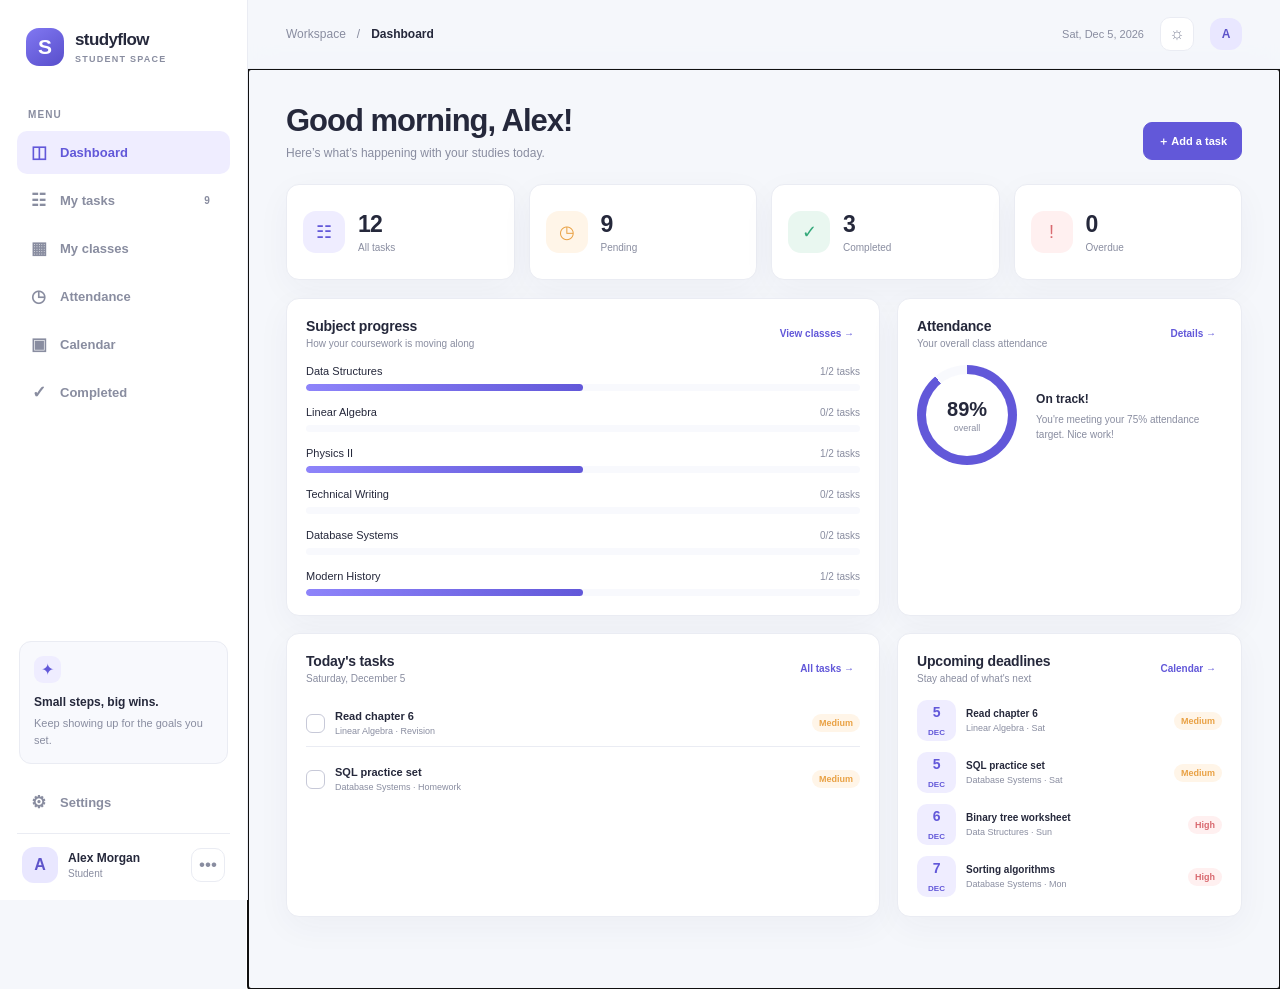
<file: studentTask/index.html>
<!doctype html>
<html lang="en">
<head>
  <meta charset="utf-8">
  <meta name="viewport" content="width=device-width, initial-scale=1">
  <meta name="theme-color" content="#f4f6fb">
  <title>StudyFlow — Student Task Manager</title>
  <link rel="stylesheet" href="style.css">
  <script src="script.js" defer></script>
</head>
<body>
  <div class="app-shell">
    <aside class="sidebar" id="sidebar" aria-label="Main navigation">
      <a class="brand" href="#dashboard" data-view="dashboard" aria-label="StudyFlow dashboard">
        <span class="brand-mark" aria-hidden="true">S</span><span class="brand-copy"><strong>studyflow</strong><small>STUDENT SPACE</small></span>
      </a>
      <div class="nav-label">MENU</div>
      <nav class="primary-nav">
        <button class="nav-item active" data-view="dashboard"><span aria-hidden="true">◫</span>Dashboard</button>
        <button class="nav-item" data-view="tasks"><span aria-hidden="true">☷</span>My tasks<span class="nav-count" id="nav-task-count">0</span></button>
        <button class="nav-item" data-view="classes"><span aria-hidden="true">▦</span>My classes</button>
        <button class="nav-item" data-view="attendance"><span aria-hidden="true">◷</span>Attendance</button>
        <button class="nav-item" data-view="calendar"><span aria-hidden="true">▣</span>Calendar</button>
        <button class="nav-item" data-view="completed"><span aria-hidden="true">✓</span>Completed</button>
      </nav>
      <div class="sidebar-bottom">
        <div class="sidebar-note"><span class="note-icon" aria-hidden="true">✦</span><strong>Small steps, big wins.</strong><p>Keep showing up for the goals you set.</p></div>
        <button class="nav-item" data-view="settings"><span aria-hidden="true">⚙</span>Settings</button>
        <div class="user-mini"><div class="avatar" id="sidebar-avatar">A</div><div class="user-mini-copy"><strong id="sidebar-name">Alex Morgan</strong><small>Student</small></div><button class="icon-button" data-view="settings" aria-label="Open settings">•••</button></div>
      </div>
    </aside>
    <div class="sidebar-scrim" id="sidebar-scrim"></div>
    <main class="main-area">
      <header class="topbar">
        <button class="icon-button menu-toggle" id="menu-toggle" aria-label="Toggle navigation" aria-expanded="false">☰</button>
        <div class="breadcrumb"><span>Workspace</span><span aria-hidden="true">/</span><strong id="breadcrumb-current">Dashboard</strong></div>
        <div class="topbar-actions"><span class="today-label" id="today-label"></span><button class="theme-toggle" id="theme-toggle" aria-label="Toggle light and dark theme"><span aria-hidden="true">☼</span></button><button class="avatar top-avatar" id="top-avatar" data-view="settings" aria-label="Open profile settings">A</button></div>
      </header>
      <div class="page-content" id="page-content" tabindex="-1"></div>
    </main>
  </div>
  <div class="toast" id="toast" role="status" aria-live="polite"></div>
  <dialog class="modal" id="task-modal" aria-labelledby="task-modal-title">
    <form id="task-form" class="modal-form">
      <div class="modal-heading"><div><p class="eyebrow">YOUR WORK</p><h2 id="task-modal-title">Add a task</h2></div><button type="button" class="icon-button" data-close-modal aria-label="Close">×</button></div>
      <input type="hidden" name="id">
      <label>Task title<input name="title" maxlength="100" required placeholder="e.g. Finish research paper"></label>
      <label>Description<textarea name="description" maxlength="500" rows="3" placeholder="Add a few details..."></textarea></label>
      <div class="form-grid">
        <label>Subject<select name="subjectId" required></select></label>
        <label>Due date<input name="dueDate" type="date" required></label>
        <label>Priority<select name="priority"><option>Medium</option><option>High</option><option>Low</option></select></label>
        <label>Work type<select name="workType"><option>Assignment</option><option>Homework</option><option>Lab</option><option>Project</option><option>Quiz</option><option>Revision</option><option>Other</option></select></label>
      </div>
      <div class="modal-actions"><button type="button" class="button button-quiet" data-close-modal>Cancel</button><button class="button button-primary" type="submit">Save task</button></div>
    </form>
  </dialog>
  <dialog class="modal" id="subject-modal" aria-labelledby="subject-modal-title">
    <form id="subject-form" class="modal-form">
      <div class="modal-heading"><div><p class="eyebrow">YOUR CLASSES</p><h2 id="subject-modal-title">Add a subject</h2></div><button type="button" class="icon-button" data-close-modal aria-label="Close">×</button></div>
      <input type="hidden" name="id">
      <div class="form-grid">
        <label>Subject name<input name="name" maxlength="70" required placeholder="e.g. Data Structures"></label>
        <label>Subject code<input name="code" maxlength="20" required placeholder="e.g. CS204"></label>
        <label>Teacher<input name="teacher" maxlength="70" required placeholder="e.g. Dr. Jordan Lee"></label>
        <label>Schedule<input name="schedule" maxlength="70" required placeholder="e.g. Mon, Wed · 10:00 AM"></label>
      </div>
      <div class="modal-actions"><button type="button" class="button button-quiet" data-close-modal>Cancel</button><button class="button button-primary" type="submit">Save subject</button></div>
    </form>
  </dialog>
</body>
</html>
</file>
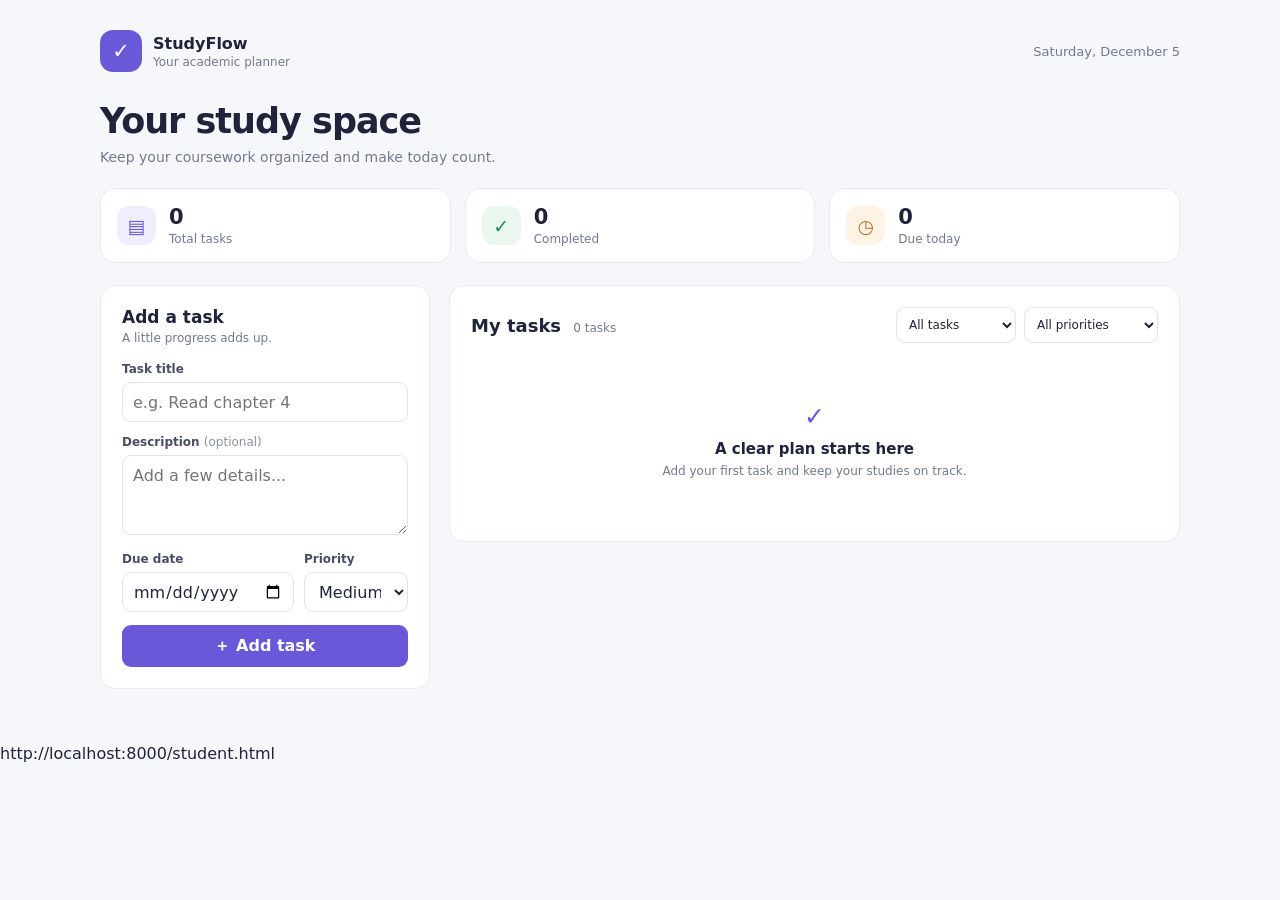
<file: localmondayCopy/student.html>
<!doctype html>
<html lang="en">
<head>
	<meta charset="utf-8">
	<meta name="viewport" content="width=device-width, initial-scale=1">
	<meta name="theme-color" content="#f6f7fb">
	<title>StudyFlow — Student Task Manager</title>
	<style>
		:root{font-family:Inter,ui-sans-serif,system-ui,-apple-system,"Segoe UI",sans-serif;color:#20243a;background:#f6f7fb;--purple:#6958d8;--muted:#73798e;--line:#e8eaf1;--surface:#fff}
		*{box-sizing:border-box}body{margin:0;min-width:320px;background:#f6f7fb}button,input,textarea,select{font:inherit}button{cursor:pointer}.app{width:min(1080px,calc(100% - 36px));margin:auto;padding:30px 0 55px}
		.topbar,.brand,.list-head,.filters,.task-card,.task-title-line,.task-meta,.actions{display:flex;align-items:center}.topbar,.list-head{justify-content:space-between;gap:14px}.topbar{margin-bottom:29px}.brand{gap:11px}.logo{display:grid;place-items:center;width:42px;height:42px;border-radius:13px;background:var(--purple);color:white;font-size:21px;font-weight:800}.brand-name{font-weight:750}.caption,.today,.subtitle,.hint,.stat-label{color:var(--muted)}.caption{font-size:12px;margin-top:2px}.today{font-size:13px}h1{font-size:clamp(27px,4vw,35px);letter-spacing:-1px;margin:0}.subtitle{font-size:14px;margin:8px 0 23px}
		.stats{display:grid;grid-template-columns:repeat(3,1fr);gap:14px;margin-bottom:22px}.stat,.panel{background:var(--surface);border:1px solid var(--line);border-radius:15px}.stat{display:flex;align-items:center;gap:13px;padding:16px}.stat-icon{display:grid;place-items:center;width:39px;height:39px;border-radius:12px;background:#f0edff;color:var(--purple);font-size:19px}.stat:nth-child(2) .stat-icon{background:#e9f7ef;color:#25885c}.stat:nth-child(3) .stat-icon{background:#fff3e6;color:#bd7625}.stat-value{font-size:21px;font-weight:750}.stat-label{font-size:12px;margin-top:3px}.workspace{display:grid;grid-template-columns:minmax(260px,330px) minmax(0,1fr);gap:19px;align-items:start}.form-panel,.list-panel{padding:21px}.panel-title{font-size:17px;margin:0 0 4px}.hint{font-size:12px;margin:0 0 17px}.field{margin-bottom:13px}label{display:block;font-size:12px;font-weight:650;color:#484d63;margin-bottom:6px}input,textarea,select{width:100%;border:1px solid #e1e3eb;border-radius:9px;background:white;color:#20243a;outline:0}input,select{height:40px;padding:0 10px}textarea{min-height:80px;padding:10px;resize:vertical}input:focus,textarea:focus,select:focus{border-color:var(--purple);box-shadow:0 0 0 3px #6958d81c}.two-fields{display:grid;grid-template-columns:1fr 1fr;gap:10px}.primary{width:100%;height:42px;border:0;border-radius:9px;background:var(--purple);color:white;font-weight:650}.primary:hover{background:#5644c6}.cancel{width:100%;margin-top:8px;border:0;background:transparent;color:var(--muted);padding:7px}.filters{gap:8px}.filters select{width:auto;min-width:120px;height:36px;padding:0 8px;font-size:12px}.list-title{font-size:18px;margin:0}.count{font-size:12px;font-weight:500;color:var(--muted);margin-left:6px}.task-list{display:grid;gap:10px;margin-top:17px}.task-card{align-items:flex-start;gap:11px;padding:14px;border:1px solid var(--line);border-radius:12px}.task-card:hover{border-color:#d4cff5}.task-card.completed{background:#fbfcfd}.check{width:21px;height:21px;flex:0 0 21px;margin-top:1px;border:1.5px solid #c8cad5;border-radius:7px;background:white;color:white}.completed .check{background:#25885c;border-color:#25885c}.task-content{min-width:0;flex:1}.task-title-line{gap:7px;flex-wrap:wrap}.task-title{margin:0;font-size:14px;overflow-wrap:anywhere}.completed .task-title{color:#858a99;text-decoration:line-through}.description{margin:5px 0 0;color:var(--muted);font-size:12px;line-height:1.5;white-space:pre-wrap;overflow-wrap:anywhere}.task-meta{flex-wrap:wrap;gap:8px;margin-top:9px}.badge{padding:4px 8px;border-radius:20px;font-size:10px;font-weight:700}.high{background:#fff0ef;color:#bd4c48}.medium{background:#fff5e8;color:#a56a1b}.low{background:#eaf6ef;color:#3c855c}.due{font-size:11px;color:var(--muted)}.overdue{color:#c5525c;font-weight:650}.actions{gap:2px;margin:-3px -5px 0 0}.icon-btn{display:grid;place-items:center;width:31px;height:31px;border:0;border-radius:8px;background:transparent;color:#8b90a1;font-size:16px}.icon-btn:hover{background:#f1efff;color:var(--purple)}.icon-btn.delete:hover{background:#fff0ef;color:#c5525c}.empty{text-align:center;padding:42px 12px}.empty-mark{font-size:25px;color:var(--purple);margin-bottom:9px}.empty h3{font-size:15px;margin:0}.empty p{font-size:12px;color:var(--muted);margin:6px 0 0}.toast{position:fixed;right:20px;bottom:20px;padding:11px 15px;background:#25283a;color:white;border-radius:9px;font-size:13px;opacity:0;transform:translateY(8px);transition:.2s;pointer-events:none}.toast.show{opacity:1;transform:none}[hidden]{display:none!important}
		@media(max-width:740px){.app{width:min(100% - 28px,600px);padding-top:20px}.workspace{grid-template-columns:1fr}.stats{gap:9px}.stat{padding:12px;gap:9px}.stat-icon{width:34px;height:34px;flex-basis:34px}.stat-value{font-size:18px}.stat-label{font-size:10px}}
		@media(max-width:480px){.app{width:calc(100% - 22px)}.topbar{margin-bottom:22px}.today{font-size:11px}.stats{gap:7px}.stat{display:block;padding:10px 8px}.stat-icon{margin-bottom:6px}.list-panel{padding:15px 11px}.list-head{align-items:flex-start;flex-direction:column}.filters{width:100%}.filters select{flex:1;min-width:0}.task-card{padding:11px 9px;gap:8px}}
		@media(prefers-reduced-motion:reduce){*,*:before,*:after{scroll-behavior:auto!important;transition-duration:.01ms!important}}
	</style>
</head>
<body>
	<main class="app">
		<header class="topbar"><div class="brand"><div class="logo" aria-hidden="true">✓</div><div><div class="brand-name">StudyFlow</div><div class="caption">Your academic planner</div></div></div><div class="today" id="today"></div></header>
		<section aria-labelledby="page-title"><h1 id="page-title">Your study space</h1><p class="subtitle">Keep your coursework organized and make today count.</p></section>
		<section class="stats" aria-label="Task summary"><div class="stat"><div class="stat-icon" aria-hidden="true">▤</div><div><div class="stat-value" id="total">0</div><div class="stat-label">Total tasks</div></div></div><div class="stat"><div class="stat-icon" aria-hidden="true">✓</div><div><div class="stat-value" id="done">0</div><div class="stat-label">Completed</div></div></div><div class="stat"><div class="stat-icon" aria-hidden="true">◷</div><div><div class="stat-value" id="due-today">0</div><div class="stat-label">Due today</div></div></div></section>
		<section class="workspace">
			<form class="panel form-panel" id="task-form"><h2 class="panel-title" id="form-title">Add a task</h2><p class="hint" id="form-hint">A little progress adds up.</p>
				<div class="field"><label for="title">Task title</label><input id="title" name="title" maxlength="100" placeholder="e.g. Read chapter 4" required></div>
				<div class="field"><label for="description">Description <span style="font-weight:400;color:#8b90a1">(optional)</span></label><textarea id="description" name="description" maxlength="500" placeholder="Add a few details..."></textarea></div>
				<div class="two-fields"><div class="field"><label for="due-date">Due date</label><input id="due-date" name="due" type="date"></div><div class="field"><label for="priority">Priority</label><select id="priority" name="priority"><option value="medium">Medium</option><option value="high">High</option><option value="low">Low</option></select></div></div>
				<button class="primary" id="submit" type="submit">＋ Add task</button><button class="cancel" id="cancel" type="button" hidden>Cancel editing</button>
			</form>
			<section class="panel list-panel" aria-labelledby="list-title"><div class="list-head"><h2 class="list-title" id="list-title">My tasks <span class="count" id="count"></span></h2><div class="filters" aria-label="Filter tasks"><select id="status" aria-label="Filter by completion status"><option value="all">All tasks</option><option value="active">To do</option><option value="completed">Completed</option></select><select id="priority-filter" aria-label="Filter by priority"><option value="all">All priorities</option><option value="high">High priority</option><option value="medium">Medium priority</option><option value="low">Low priority</option></select></div></div><div class="task-list" id="task-list" aria-live="polite"></div></section>
		</section>
	</main>
	<div class="toast" id="toast" role="status" aria-live="polite"></div>
	<script>
		(()=>{
			const KEY='studyflow-tasks-v1',$=id=>document.getElementById(id),form=$('task-form');let tasks=[],editing=null,toastTimer;
			try{const saved=JSON.parse(localStorage.getItem(KEY)||'[]');if(Array.isArray(saved))tasks=saved.filter(t=>t&&typeof t.id==='string'&&typeof t.title==='string')}catch{}
			const today=()=>{const d=new Date();return `${d.getFullYear()}-${String(d.getMonth()+1).padStart(2,'0')}-${String(d.getDate()).padStart(2,'0')}`};
			$('today').textContent=new Date().toLocaleDateString(undefined,{weekday:'long',month:'long',day:'numeric'});
			function persist(){try{localStorage.setItem(KEY,JSON.stringify(tasks))}catch{notify('Unable to save tasks in this browser.')}}
			function notify(text){const box=$('toast');box.textContent=text;box.classList.add('show');clearTimeout(toastTimer);toastTimer=setTimeout(()=>box.classList.remove('show'),2300)}
			function element(tag,cls,text){const node=document.createElement(tag);if(cls)node.className=cls;if(text!==undefined)node.textContent=text;return node}
			function action(text,symbol,cls,fn){const b=element('button',`icon-btn ${cls||''}`,symbol);b.type='button';b.title=text;b.setAttribute('aria-label',text);b.addEventListener('click',fn);return b}
			function dateLabel(value){if(!value)return '';const [y,m,d]=value.split('-').map(Number);return new Date(y,m-1,d).toLocaleDateString(undefined,{month:'short',day:'numeric',year:'numeric'})}
			function render(){
				const completed=tasks.filter(t=>t.completed).length;$('total').textContent=tasks.length;$('done').textContent=completed;$('due-today').textContent=tasks.filter(t=>!t.completed&&t.due===today()).length;
				const shown=tasks.filter(t=>($('status').value==='all'||($('status').value==='completed'?t.completed:!t.completed))&&($('priority-filter').value==='all'||t.priority===$('priority-filter').value)).sort((a,b)=>Number(a.completed)-Number(b.completed)||(a.due&&b.due?a.due.localeCompare(b.due):a.due?-1:b.due?1:(b.createdAt||0)-(a.createdAt||0)));
				$('count').textContent=`${shown.length} ${shown.length===1?'task':'tasks'}`;const root=$('task-list');root.replaceChildren();
				if(!shown.length){const box=element('div','empty'),mark=element('div','empty-mark',tasks.length?'⌕':'✓'),heading=element('h3','',tasks.length?'No tasks match these filters':'A clear plan starts here'),text=element('p','',tasks.length?'Try changing your filters to see more tasks.':'Add your first task and keep your studies on track.');mark.setAttribute('aria-hidden','true');box.append(mark,heading,text);root.append(box);return}
				shown.forEach(task=>{const card=element('article',`task-card${task.completed?' completed':''}`),check=element('button','check',task.completed?'✓':'');check.type='button';check.setAttribute('aria-label',`${task.completed?'Mark':'Mark'} ${task.title} as ${task.completed?'not completed':'completed'}`);check.addEventListener('click',()=>{task.completed=!task.completed;persist();render();notify(task.completed?'Task completed.':'Task moved back to to do.')});
					const content=element('div','task-content'),titleLine=element('div','task-title-line'),title=element('h3','task-title',task.title),meta=element('div','task-meta');titleLine.append(title);content.append(titleLine);
					if(task.description)content.append(element('p','description',task.description));const level=['high','medium','low'].includes(task.priority)?task.priority:'medium';meta.append(element('span',`badge ${level}`,`${level[0].toUpperCase()+level.slice(1)} priority`));
					if(task.due){const overdue=!task.completed&&task.due<today();meta.append(element('span',`due${overdue?' overdue':''}`,`${overdue?'Overdue · ':'Due '}${dateLabel(task.due)}`))}content.append(meta);
					const actions=element('div','actions');actions.append(action('Edit task','✎','',()=>edit(task)),action('Delete task','×','delete',()=>remove(task)));card.append(check,content,actions);root.append(card)
				})
			}
			function reset(){form.reset();editing=null;$('form-title').textContent='Add a task';$('form-hint').textContent='A little progress adds up.';$('submit').textContent='＋ Add task';$('cancel').hidden=true}
			function edit(task){editing=task.id;$('title').value=task.title;$('description').value=task.description||'';$('due-date').value=task.due||'';$('priority').value=task.priority||'medium';$('form-title').textContent='Edit task';$('form-hint').textContent='Update the details for this task.';$('submit').textContent='Save changes';$('cancel').hidden=false;$('title').focus();form.scrollIntoView({behavior:'smooth',block:'start'})}
			function remove(task){if(!confirm(`Delete “${task.title}”? This cannot be undone.`))return;tasks=tasks.filter(t=>t.id!==task.id);if(editing===task.id)reset();persist();render();notify('Task deleted.')}
			form.addEventListener('submit',event=>{event.preventDefault();const title=$('title').value.trim();if(!title){$('title').focus();return}const fields={title,description:$('description').value.trim(),due:$('due-date').value,priority:$('priority').value};if(editing){const task=tasks.find(t=>t.id===editing);if(task)Object.assign(task,fields);notify('Task updated.')}else{const id=window.crypto?.randomUUID?crypto.randomUUID():`${Date.now()}-${Math.random()}`;tasks.unshift({id,...fields,completed:false,createdAt:Date.now()});notify('Task added to your list.')}persist();reset();render()});
			$('cancel').addEventListener('click',reset);$('status').addEventListener('change',render);$('priority-filter').addEventListener('change',render);render()
		})();
	</script>
</body>
</html>
http://localhost:8000/student.html
</file>
<file: studentTask/style.css>
:root {
  color-scheme: light;
  --bg: #f5f7fb;
  --surface: #fff;
  --surface-soft: #f8f9fd;
  --text: #25283b;
  --muted: #898da0;
  --line: #eaecf3;
  --primary: #6258d9;
  --primary-dark: #5046c4;
  --primary-soft: #efedff;
  --green: #32a879;
  --green-soft: #e9f7f0;
  --orange: #e9a144;
  --orange-soft: #fff5e8;
  --red: #d96a70;
  --red-soft: #fff0f0;
  --shadow: 0 10px 34px rgba(42, 48, 83, .045);
  font-family: Inter, ui-sans-serif, -apple-system, BlinkMacSystemFont, "Segoe UI", sans-serif;
  color: var(--text);
  background: var(--bg);
}
[data-theme="dark"] {
  color-scheme: dark;
  --bg: #171925;
  --surface: #202231;
  --surface-soft: #292b3b;
  --text: #eff0f8;
  --muted: #a4a7b8;
  --line: #343648;
  --primary: #958cff;
  --primary-dark: #a9a2ff;
  --primary-soft: #35314f;
  --green: #68d5a8;
  --green-soft: #253d38;
  --orange: #f3bd70;
  --orange-soft: #43382a;
  --red: #f18b91;
  --red-soft: #432d35;
  --shadow: 0 10px 34px rgba(0, 0, 0, .16);
}
* { box-sizing: border-box; }
body { margin: 0; min-width: 320px; background: var(--bg); color: var(--text); }
button, input, textarea, select { font: inherit; }
button { color: inherit; cursor: pointer; }
button:focus-visible, a:focus-visible, input:focus-visible, textarea:focus-visible, select:focus-visible { outline: 3px solid color-mix(in srgb, var(--primary) 35%, transparent); outline-offset: 2px; }
.app-shell { min-height: 100vh; }
.sidebar { position: fixed; z-index: 20; inset: 0 auto 0 0; width: 248px; display: flex; flex-direction: column; padding: 28px 17px 17px; background: var(--surface); border-right: 1px solid var(--line); transition: transform .24s ease; }
.brand { display: flex; align-items: center; gap: 11px; padding: 0 9px; color: inherit; text-decoration: none; }
.brand-mark { display: grid; place-items: center; width: 38px; height: 38px; border-radius: 13px; color: #fff; background: linear-gradient(145deg, #8178f2, #584ecb); font: 800 21px Inter, ui-sans-serif, sans-serif; }
.brand-copy { display: grid; line-height: 1.05; }
.brand-copy strong { font: 800 17px Inter, ui-sans-serif, sans-serif; letter-spacing: -.6px; }
.brand-copy small { margin-top: 5px; color: var(--muted); font-size: 9px; letter-spacing: 1.25px; font-weight: 700; }
.nav-label, .eyebrow { color: var(--muted); font-size: 10px; font-weight: 700; letter-spacing: 1.1px; }
.nav-label { margin: 43px 11px 11px; }
.primary-nav { display: grid; gap: 5px; }
.nav-item { display: flex; align-items: center; gap: 12px; width: 100%; min-height: 43px; padding: 0 12px; border: 0; border-radius: 10px; background: transparent; color: var(--muted); text-align: left; font-size: 13px; font-weight: 600; }
.nav-item > span:first-child { width: 19px; text-align: center; font-size: 17px; }
.nav-item:hover { background: var(--surface-soft); color: var(--text); }
.nav-item.active { background: var(--primary-soft); color: var(--primary); }
.nav-count { margin-left: auto; min-width: 22px; padding: 3px 6px; border-radius: 7px; background: var(--surface); text-align: center; font-size: 10px; }
.sidebar-bottom { margin-top: auto; }
.sidebar-note { padding: 14px; margin: 0 2px 17px; border: 1px solid var(--line); border-radius: 12px; background: var(--surface-soft); }
.note-icon { display: grid; place-items: center; width: 27px; height: 27px; margin-bottom: 9px; border-radius: 9px; background: var(--primary-soft); color: var(--primary); }
.sidebar-note strong { font: 700 12px Inter, ui-sans-serif, sans-serif; }
.sidebar-note p { margin: 5px 0 0; color: var(--muted); font-size: 11px; line-height: 1.55; }
.user-mini { display: flex; align-items: center; gap: 10px; padding: 13px 5px 0; margin-top: 9px; border-top: 1px solid var(--line); }
.avatar { display: grid; place-items: center; flex: 0 0 auto; width: 36px; height: 36px; border: 0; border-radius: 12px; background: #e9e7ff; color: #5e54ca; font-weight: 700; }
.user-mini-copy { display: grid; min-width: 0; gap: 3px; }
.user-mini-copy strong { overflow: hidden; font-size: 12px; text-overflow: ellipsis; white-space: nowrap; }
.user-mini-copy small { color: var(--muted); font-size: 10px; }
.user-mini .icon-button { margin-left: auto; }
.main-area { min-height: 100vh; margin-left: 248px; }
.topbar { position: sticky; z-index: 10; top: 0; display: flex; align-items: center; justify-content: space-between; height: 69px; padding: 0 38px; border-bottom: 1px solid var(--line); background: color-mix(in srgb, var(--bg) 92%, transparent); backdrop-filter: blur(14px); }
.breadcrumb { display: flex; align-items: center; gap: 11px; color: var(--muted); font-size: 12px; }
.breadcrumb strong { color: var(--text); font-weight: 600; }
.topbar-actions { display: flex; align-items: center; gap: 16px; }
.today-label { color: var(--muted); font-size: 11px; }
.theme-toggle, .icon-button { display: grid; place-items: center; width: 34px; height: 34px; padding: 0; border: 1px solid var(--line); border-radius: 10px; background: var(--surface); color: var(--muted); font-size: 17px; }
.theme-toggle:hover, .icon-button:hover { border-color: var(--primary); color: var(--primary); }
.top-avatar { width: 32px; height: 32px; font-size: 12px; cursor: pointer; }
.menu-toggle { display: none; }
.page-content { width: min(1380px, 100%); padding: 34px 38px 55px; margin: 0 auto; }
.page-heading { display: flex; align-items: flex-end; justify-content: space-between; gap: 20px; margin-bottom: 24px; }
.page-heading h1 { margin: 0; font: 800 clamp(24px, 3vw, 31px) Inter, ui-sans-serif, sans-serif; letter-spacing: -1px; }
.page-heading p { margin: 7px 0 0; color: var(--muted); font-size: 12px; }
.heading-actions { display: flex; align-items: center; gap: 9px; }
.button { display: inline-flex; align-items: center; justify-content: center; gap: 7px; min-height: 38px; padding: 0 14px; border: 1px solid var(--line); border-radius: 9px; background: var(--surface); font-size: 11px; font-weight: 700; white-space: nowrap; }
.button:hover { border-color: var(--primary); }
.button-primary { border-color: var(--primary); background: var(--primary); color: #fff; }
.button-primary:hover { border-color: var(--primary-dark); background: var(--primary-dark); }
.button-quiet { color: var(--muted); }
.button-danger { color: var(--red); }
.stats-grid { display: grid; grid-template-columns: repeat(4, minmax(0, 1fr)); gap: 14px; margin-bottom: 18px; }
.stat-card, .panel, .subject-card { border: 1px solid var(--line); border-radius: 13px; background: var(--surface); box-shadow: var(--shadow); }
.stat-card { display: flex; align-items: center; gap: 13px; min-height: 96px; padding: 16px; }
.stat-icon { display: grid; place-items: center; flex: 0 0 42px; width: 42px; height: 42px; border-radius: 13px; background: var(--primary-soft); color: var(--primary); font-size: 18px; }
.stat-icon.green { background: var(--green-soft); color: var(--green); }
.stat-icon.orange { background: var(--orange-soft); color: var(--orange); }
.stat-icon.red { background: var(--red-soft); color: var(--red); }
.stat-value { font: 800 23px Inter, ui-sans-serif, sans-serif; letter-spacing: -.7px; }
.stat-label { margin-top: 4px; color: var(--muted); font-size: 10px; }
.dashboard-grid { display: grid; grid-template-columns: minmax(0, 1.55fr) minmax(250px, .9fr); gap: 17px; margin-bottom: 17px; }
.panel { min-width: 0; padding: 19px; }
.panel-heading { display: flex; align-items: center; justify-content: space-between; gap: 10px; margin-bottom: 16px; }
.panel-heading h2, .section-title { margin: 0; font: 700 14px Inter, ui-sans-serif, sans-serif; letter-spacing: -.2px; }
.panel-heading p { margin: 4px 0 0; color: var(--muted); font-size: 10px; }
.text-link { border: 0; background: none; color: var(--primary); font-size: 10px; font-weight: 700; }
.progress-track { height: 7px; overflow: hidden; border-radius: 20px; background: var(--surface-soft); }
.progress-fill { height: 100%; border-radius: inherit; background: linear-gradient(90deg, #8e84fa, var(--primary)); }
.subject-progress-list { display: grid; gap: 15px; }
.progress-row-head { display: flex; align-items: center; justify-content: space-between; gap: 8px; margin-bottom: 7px; font-size: 11px; }
.progress-row-head span:last-child { color: var(--muted); font-size: 10px; }
.today-task-list, .task-list { display: grid; gap: 9px; }
.mini-task { display: flex; align-items: center; gap: 10px; padding: 10px 0; border-bottom: 1px solid var(--line); }
.mini-task:last-child { border-bottom: 0; }
.mini-check, .task-check { display: grid; place-items: center; flex: 0 0 auto; width: 19px; height: 19px; padding: 0; border: 1.5px solid #c7c9d8; border-radius: 6px; background: transparent; color: white; }
.mini-check[aria-pressed="true"], .task-check[aria-pressed="true"] { border-color: var(--green); background: var(--green); }
.mini-task-copy { min-width: 0; flex: 1; }
.mini-task-copy strong { display: block; overflow: hidden; font-size: 11px; text-overflow: ellipsis; white-space: nowrap; }
.mini-task-copy small { display: block; margin-top: 4px; color: var(--muted); font-size: 9px; }
.pill { display: inline-flex; align-items: center; padding: 4px 7px; border-radius: 20px; background: var(--surface-soft); color: var(--muted); font-size: 9px; font-weight: 700; }
.pill.priority-high { background: var(--red-soft); color: var(--red); }
.pill.priority-medium { background: var(--orange-soft); color: var(--orange); }
.pill.priority-low { background: var(--green-soft); color: var(--green); }
.deadline-list { display: grid; gap: 11px; }
.deadline { display: flex; align-items: center; gap: 10px; }
.date-tile { display: grid; place-items: center; flex: 0 0 39px; height: 41px; border-radius: 10px; background: var(--primary-soft); color: var(--primary); }
.date-tile strong { font: 700 14px Inter, ui-sans-serif, sans-serif; line-height: 1; }
.date-tile small { font-size: 8px; font-weight: 700; text-transform: uppercase; }
.deadline-copy { min-width: 0; flex: 1; }
.deadline-copy strong { display: block; overflow: hidden; font-size: 10px; text-overflow: ellipsis; white-space: nowrap; }
.deadline-copy small { display: block; margin-top: 4px; color: var(--muted); font-size: 9px; }
.attendance-summary { display: flex; align-items: center; gap: 19px; }
.ring { --percent: 0%; position: relative; display: grid; place-items: center; flex: 0 0 100px; width: 100px; height: 100px; border-radius: 50%; background: conic-gradient(var(--primary) var(--percent), var(--surface-soft) 0); }
.ring::before { position: absolute; inset: 9px; border-radius: 50%; background: var(--surface); content: ""; }
.ring-label { z-index: 1; text-align: center; font: 800 20px Inter, ui-sans-serif, sans-serif; }
.ring-label small { display: block; margin-top: 2px; color: var(--muted); font: 500 9px Inter, ui-sans-serif, sans-serif; }
.attendance-copy strong { font-size: 12px; }
.attendance-copy p { margin: 5px 0 0; color: var(--muted); font-size: 10px; line-height: 1.5; }
.controls-row { display: flex; flex-wrap: wrap; gap: 8px; margin-bottom: 15px; }
.control { min-height: 36px; padding: 0 10px; border: 1px solid var(--line); border-radius: 8px; background: var(--surface); color: var(--text); font-size: 10px; }
.control.search { min-width: 190px; flex: 1; }
input.control { max-width: 290px; }
select.control { min-width: 120px; }
.task-card { display: flex; align-items: flex-start; gap: 11px; padding: 13px; border: 1px solid var(--line); border-radius: 11px; background: var(--surface); }
.task-card:hover { border-color: color-mix(in srgb, var(--primary) 42%, var(--line)); }
.task-card.is-complete { opacity: .72; }
.task-card.is-complete .task-name { color: var(--muted); text-decoration: line-through; }
.task-content { min-width: 0; flex: 1; }
.task-title-row { display: flex; align-items: center; flex-wrap: wrap; gap: 7px; }
.task-name { margin: 0; overflow-wrap: anywhere; font-size: 12px; font-weight: 700; }
.task-description { margin: 5px 0 0; color: var(--muted); font-size: 10px; line-height: 1.5; white-space: pre-wrap; overflow-wrap: anywhere; }
.task-meta { display: flex; flex-wrap: wrap; gap: 7px; margin-top: 8px; }
.task-due { color: var(--muted); font-size: 9px; }
.task-due.overdue { color: var(--red); font-weight: 700; }
.task-actions { display: flex; gap: 3px; }
.small-action { display: grid; place-items: center; width: 28px; height: 28px; border: 0; border-radius: 7px; background: transparent; color: var(--muted); font-size: 14px; }
.small-action:hover { background: var(--primary-soft); color: var(--primary); }
.small-action.delete:hover { background: var(--red-soft); color: var(--red); }
.empty-state { padding: 34px 12px; color: var(--muted); text-align: center; }
.empty-state > span { display: block; margin-bottom: 8px; color: var(--primary); font-size: 24px; }
.empty-state strong { display: block; color: var(--text); font-size: 12px; }
.empty-state p { margin: 5px 0 0; font-size: 10px; }
.class-grid { display: grid; grid-template-columns: repeat(3, minmax(0, 1fr)); gap: 13px; }
.subject-card { overflow: hidden; padding: 16px; transition: transform .18s, border-color .18s; }
.subject-card:hover { transform: translateY(-2px); border-color: color-mix(in srgb, var(--primary) 40%, var(--line)); }
.subject-card-top { display: flex; align-items: flex-start; justify-content: space-between; gap: 8px; }
.subject-color { display: grid; place-items: center; width: 38px; height: 38px; border-radius: 12px; background: var(--primary-soft); color: var(--primary); font-size: 16px; }
.subject-actions { display: flex; gap: 2px; }
.subject-name { margin: 13px 0 3px; font: 700 14px Inter, ui-sans-serif, sans-serif; }
.subject-code { color: var(--primary); font-size: 9px; font-weight: 700; letter-spacing: .6px; }
.subject-info { display: grid; gap: 8px; padding: 13px 0; margin-top: 12px; border-top: 1px solid var(--line); border-bottom: 1px solid var(--line); color: var(--muted); font-size: 10px; }
.subject-info span { display: flex; gap: 7px; }
.subject-card-bottom { display: flex; align-items: center; justify-content: space-between; margin-top: 12px; font-size: 9px; }
.attendance-number { font-weight: 700; }
.attendance-number.low-attendance { color: var(--red); }
.subject-card .progress-track { height: 5px; margin-top: 9px; }
.subject-detail-head { display: flex; align-items: center; gap: 13px; margin-bottom: 18px; }
.subject-detail-head .subject-color { width: 48px; height: 48px; }
.subject-detail-head h2 { margin: 0; font: 700 18px Inter, ui-sans-serif, sans-serif; }
.subject-detail-head p { margin: 4px 0 0; color: var(--muted); font-size: 10px; }
.attendance-cards { display: grid; grid-template-columns: repeat(3, minmax(0,1fr)); gap: 13px; margin-bottom: 16px; }
.attendance-stat { padding: 16px; border: 1px solid var(--line); border-radius: 11px; background: var(--surface); }
.attendance-stat strong { display: block; font: 800 20px Inter, ui-sans-serif, sans-serif; }
.attendance-stat small { display: block; margin-top: 4px; color: var(--muted); font-size: 10px; }
.attendance-row { display: grid; grid-template-columns: minmax(130px,1fr) 1.3fr 55px 88px 65px; align-items: center; gap: 13px; padding: 12px 10px; border-bottom: 1px solid var(--line); font-size: 10px; }
.attendance-row:last-child { border-bottom: 0; }
.attendance-row-head { color: var(--muted); font-size: 9px; font-weight: 700; }
.attendance-buttons { display: flex; gap: 5px; }
.attendance-buttons button { min-height: 28px; padding: 0 8px; border: 1px solid var(--line); border-radius: 7px; background: var(--surface); color: var(--muted); font-size: 9px; }
.attendance-buttons button:hover { border-color: var(--primary); color: var(--primary); }
.calendar-layout { display: grid; grid-template-columns: minmax(0,1.45fr) minmax(240px,.75fr); gap: 15px; }
.calendar-head { display: flex; align-items: center; justify-content: space-between; margin-bottom: 17px; }
.calendar-head h2 { margin: 0; font: 700 15px Inter, ui-sans-serif, sans-serif; }
.calendar-nav { display: flex; gap: 5px; }
.calendar-grid { display: grid; grid-template-columns: repeat(7,minmax(0,1fr)); gap: 5px; }
.calendar-weekday { padding: 6px 0; color: var(--muted); text-align: center; font-size: 9px; font-weight: 700; }
.calendar-day { position: relative; display: flex; flex-direction: column; align-items: flex-start; min-height: 67px; padding: 8px; border: 1px solid transparent; border-radius: 9px; background: var(--surface); color: var(--text); text-align: left; font-size: 10px; }
.calendar-day:hover { border-color: var(--primary); }
.calendar-day.outside { color: var(--muted); opacity: .48; }
.calendar-day.today { border-color: var(--primary); }
.calendar-day.selected { background: var(--primary-soft); color: var(--primary); }
.calendar-dots { display: flex; gap: 3px; margin-top: auto; padding-top: 8px; }
.calendar-dots i { width: 5px; height: 5px; border-radius: 50%; background: var(--primary); }
.calendar-dots i.done-dot { background: var(--green); }
.selected-date-tasks { min-height: 140px; }
.setting-section { margin-bottom: 15px; }
.setting-row { display: flex; align-items: center; justify-content: space-between; gap: 20px; padding: 14px 0; border-bottom: 1px solid var(--line); }
.setting-row:last-child { border-bottom: 0; }
.setting-row strong { display: block; font-size: 11px; }
.setting-row p { margin: 4px 0 0; color: var(--muted); font-size: 9px; }
.setting-row input, .setting-row select { width: min(230px,48%); min-height: 35px; padding: 0 9px; border: 1px solid var(--line); border-radius: 8px; background: var(--surface); color: var(--text); font-size: 10px; }
.settings-form-grid { display: grid; grid-template-columns: 1fr 1fr; gap: 12px; }
.settings-form-grid label, .modal-form label { display: grid; gap: 6px; color: var(--muted); font-size: 10px; font-weight: 600; }
.settings-form-grid input, .modal-form input, .modal-form textarea, .modal-form select { width: 100%; min-height: 38px; padding: 8px 10px; border: 1px solid var(--line); border-radius: 8px; background: var(--surface); color: var(--text); font-size: 11px; }
.modal-form textarea { resize: vertical; }
.modal { width: min(540px, calc(100% - 26px)); max-height: min(90vh, 760px); padding: 0; overflow: auto; border: 1px solid var(--line); border-radius: 15px; background: var(--surface); color: var(--text); box-shadow: 0 20px 70px #14162744; }
.modal::backdrop { background: #15182b70; backdrop-filter: blur(3px); }
.modal-form { display: grid; gap: 14px; padding: 22px; }
.modal-heading { display: flex; align-items: center; justify-content: space-between; margin-bottom: 2px; }
.modal-heading .eyebrow { margin: 0 0 5px; }
.modal-heading h2 { margin: 0; font: 800 19px Inter, ui-sans-serif, sans-serif; }
.modal-heading .icon-button { border: 0; font-size: 23px; }
.form-grid { display: grid; grid-template-columns: 1fr 1fr; gap: 12px; }
.modal-actions { display: flex; justify-content: flex-end; gap: 8px; padding-top: 6px; }
.toast { position: fixed; z-index: 50; right: 22px; bottom: 22px; padding: 11px 15px; transform: translateY(10px); border-radius: 9px; background: #282a3a; color: #fff; opacity: 0; pointer-events: none; transition: .2s ease; font-size: 11px; }
.toast.show { transform: translateY(0); opacity: 1; }
.sidebar-scrim { display: none; }
[hidden] { display: none !important; }
@media (max-width: 1100px) {
  .sidebar { width: 220px; }
  .main-area { margin-left: 220px; }
  .topbar { padding: 0 26px; }
  .page-content { padding: 28px 26px 45px; }
  .class-grid { grid-template-columns: repeat(2,minmax(0,1fr)); }
}
@media (max-width: 820px) {
  .sidebar { transform: translateX(-100%); width: 258px; }
  .sidebar.open { transform: translateX(0); }
  .sidebar-scrim.open { position: fixed; z-index: 19; inset: 0; display: block; background: #11132666; }
  .main-area { margin-left: 0; }
  .menu-toggle { display: grid; }
  .topbar { justify-content: flex-start; gap: 13px; height: 62px; padding: 0 18px; }
  .topbar-actions { margin-left: auto; }
  .today-label { display: none; }
  .page-content { padding: 26px 18px 40px; }
}
@media (max-width: 620px) {
  .page-heading { align-items: flex-start; flex-direction: column; margin-bottom: 18px; }
  .page-heading .heading-actions { width: 100%; }
  .stats-grid { grid-template-columns: repeat(2,minmax(0,1fr)); gap: 9px; }
  .stat-card { min-height: 79px; gap: 9px; padding: 11px; }
  .stat-icon { flex-basis: 35px; width: 35px; height: 35px; border-radius: 10px; font-size: 15px; }
  .stat-value { font-size: 19px; }
  .dashboard-grid, .calendar-layout { grid-template-columns: 1fr; }
  .class-grid { grid-template-columns: 1fr; }
  .attendance-cards { gap: 8px; }
  .attendance-stat { padding: 11px; }
  .attendance-stat strong { font-size: 17px; }
  .attendance-stat small { font-size: 9px; }
  .attendance-row { grid-template-columns: minmax(95px,1fr) 1fr 42px 74px; gap: 7px; padding: 11px 2px; }
  .attendance-row > :nth-child(5) { display: none; }
  .attendance-row-head > :nth-child(5) { display: none; }
  .calendar-day { min-height: 53px; padding: 6px; }
  .settings-form-grid, .form-grid { grid-template-columns: 1fr; }
  .page-content { padding-right: 13px; padding-left: 13px; }
  .topbar { padding-right: 13px; padding-left: 13px; }
}
@media (prefers-reduced-motion: reduce) {
  *, *::before, *::after { scroll-behavior: auto !important; transition-duration: .01ms !important; }
}
</file>
